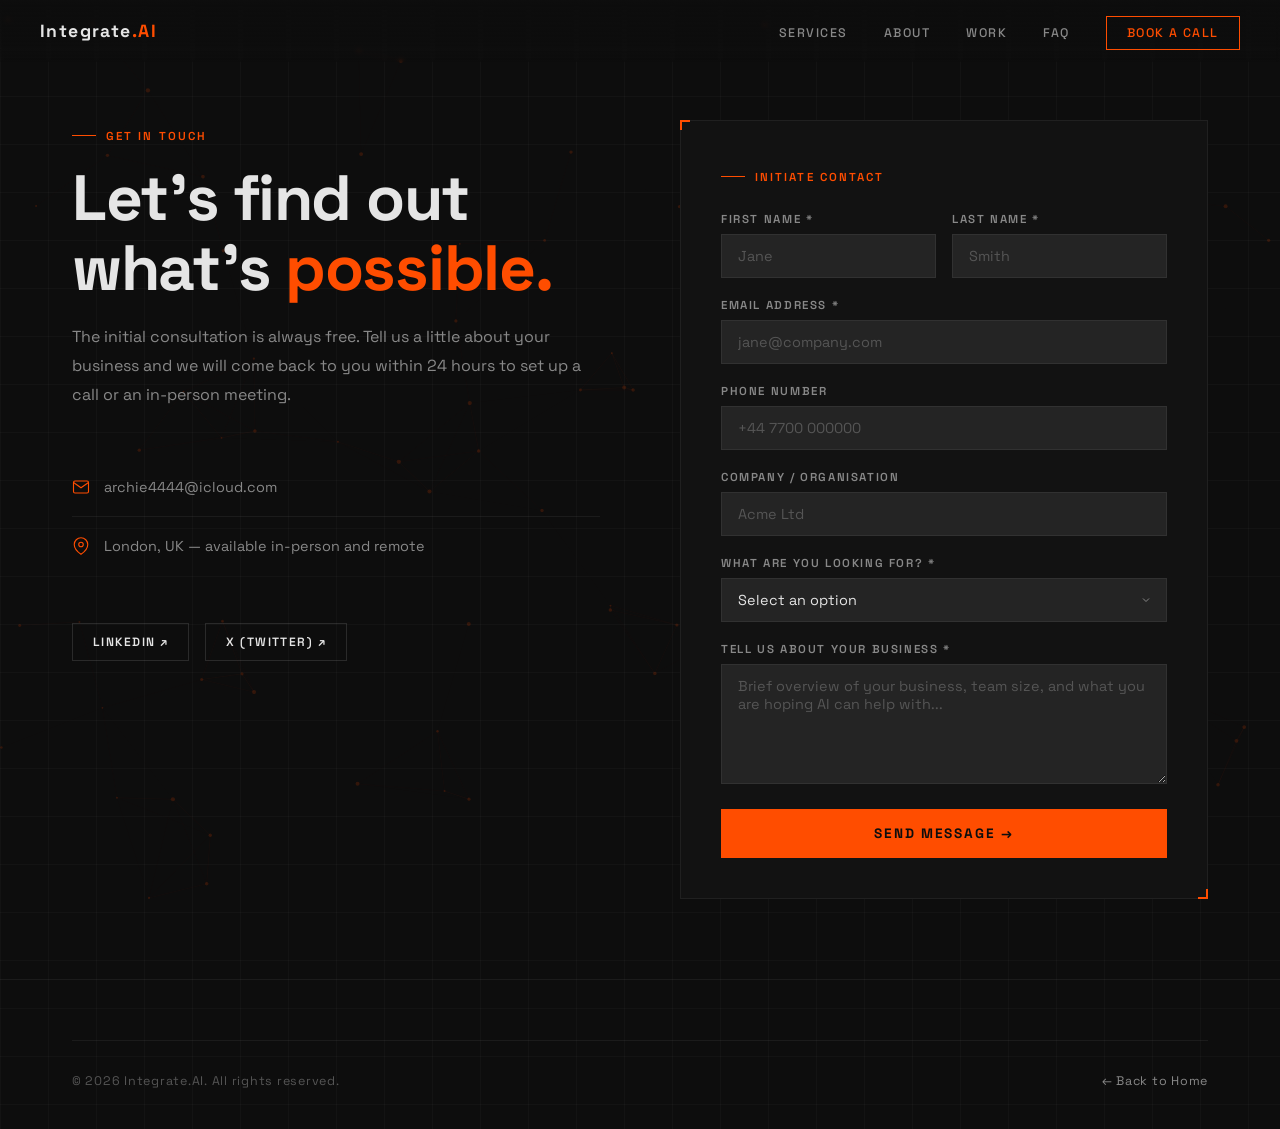
<file: contact.html>
<!DOCTYPE html>
<html lang="en">
<head>
  <meta charset="UTF-8" />
  <meta name="viewport" content="width=device-width, initial-scale=1.0" />

  <!-- ============================================================
       INTEGRATE.AI — contact.html
       Contact form page with Netlify form handling.

       HOW TO EDIT COPY:
       Search for "COPY:" to find every editable text block.
       The Netlify form works automatically when hosted on Netlify —
       no backend code needed. It submits to your Netlify dashboard.
       ============================================================ -->

  <!-- COPY: Page Title -->
  <title>Contact — Integrate.AI</title>
  <!-- /COPY -->

  <link rel="stylesheet" href="style.css" />
</head>
<body class="grid-bg">

  <!-- Ambient particle canvas -->
  <canvas id="bg-canvas" aria-hidden="true"></canvas>

  <!-- Scroll progress bar -->
  <div id="scroll-progress" style="position:fixed;top:0;left:0;height:2px;background:var(--accent);z-index:200;width:0;transition:width 0.1s linear;" aria-hidden="true"></div>

  <!-- =============================================================
       NAVIGATION
       ============================================================= -->
  <nav>
    <!-- COPY: Nav Logo -->
    <a href="index.html" class="nav-logo">Integrate<span>.AI</span></a>
    <!-- /COPY -->

    <ul class="nav-links">
      <!-- COPY: Nav Links -->
      <li><a href="index.html#services">Services</a></li>
      <li><a href="index.html#about">About</a></li>
      <li><a href="index.html#case-studies">Work</a></li>
      <li><a href="index.html#faq">FAQ</a></li>
      <li><a href="contact.html" class="nav-cta">Book a Call</a></li>
      <!-- /COPY -->
    </ul>

    <button class="nav-toggle" aria-label="Toggle menu">
      <span></span><span></span><span></span>
    </button>
  </nav>


  <!-- =============================================================
       CONTACT PAGE CONTENT
       ============================================================= -->
  <div class="contact-page">
    <div class="container">
      <div class="contact-grid">

        <!-- Left column: info -->
        <div class="contact-info">

          <!-- COPY: Contact Eyebrow -->
          <div class="section-label reveal">Get In Touch</div>
          <!-- /COPY -->

          <!-- COPY: Contact Headline -->
          <h1 class="reveal">
            Let's find out<br />
            what's <span class="text-accent">possible.</span>
          </h1>
          <!-- /COPY -->

          <!-- COPY: Contact Intro Paragraph -->
          <p class="reveal reveal-delay-1">
            The initial consultation is always free. Tell us a little about your
            business and we will come back to you within 24 hours to set up a call
            or an in-person meeting.
          </p>
          <!-- /COPY -->

          <!-- COPY: Contact Details — update email/phone as needed -->
          <div class="contact-detail reveal reveal-delay-1">
            <svg viewBox="0 0 24 24"><path d="M4 4h16c1.1 0 2 .9 2 2v12c0 1.1-.9 2-2 2H4c-1.1 0-2-.9-2-2V6c0-1.1.9-2 2-2z"/><polyline points="22,6 12,13 2,6"/></svg>
            archie4444@icloud.com
          </div>

          <div class="contact-detail reveal reveal-delay-2" style="border-bottom:none;">
            <svg viewBox="0 0 24 24"><path d="M21 10c0 7-9 13-9 13s-9-6-9-13a9 9 0 0 1 18 0z"/><circle cx="12" cy="10" r="3"/></svg>
            London, UK — available in-person and remote
          </div>
          <!-- /COPY -->

          <!-- COPY: Contact Social Links — update href when handles are live -->
          <div style="margin-top:48px;display:flex;gap:16px;flex-wrap:wrap;" class="reveal reveal-delay-3">
            <a href="#" class="btn-ghost" style="padding:10px 20px;font-size:0.75rem;">LinkedIn &#8599;</a>
            <a href="#" class="btn-ghost" style="padding:10px 20px;font-size:0.75rem;">X (Twitter) &#8599;</a>
          </div>
          <!-- /COPY -->

        </div>

        <!-- Right column: form -->
        <!-- ============================================================
             NETLIFY FORM — do not remove name="contact" or data-netlify="true"
             These two attributes are what activate Netlify's form handler.
             Submissions appear in your Netlify dashboard under Forms.
             ============================================================ -->
        <div class="form-panel reveal reveal-delay-2">

          <!-- COPY: Form Heading -->
          <div class="section-label" style="margin-bottom:28px;">Initiate Contact</div>
          <!-- /COPY -->

          <form
            name="contact"
            method="POST"
            data-netlify="true"
            netlify-honeypot="bot-field"
            action="/thank-you.html"
          >
            <!-- Netlify bot protection — do not remove -->
            <input type="hidden" name="form-name" value="contact" />
            <p style="display:none;">
              <label>Do not fill this out: <input name="bot-field" /></label>
            </p>

            <div class="form-row">

              <!-- COPY: Form Field — First Name -->
              <div class="field">
                <label for="first-name">First Name *</label>
                <input
                  type="text"
                  id="first-name"
                  name="first-name"
                  placeholder="Jane"
                  required
                />
              </div>
              <!-- /COPY -->

              <!-- COPY: Form Field — Last Name -->
              <div class="field">
                <label for="last-name">Last Name *</label>
                <input
                  type="text"
                  id="last-name"
                  name="last-name"
                  placeholder="Smith"
                  required
                />
              </div>
              <!-- /COPY -->

            </div>

            <!-- COPY: Form Field — Email -->
            <div class="field">
              <label for="email">Email Address *</label>
              <input
                type="email"
                id="email"
                name="email"
                placeholder="jane@company.com"
                required
              />
            </div>
            <!-- /COPY -->

            <!-- COPY: Form Field — Phone -->
            <div class="field">
              <label for="phone">Phone Number</label>
              <input
                type="tel"
                id="phone"
                name="phone"
                placeholder="+44 7700 000000"
              />
            </div>
            <!-- /COPY -->

            <!-- COPY: Form Field — Company -->
            <div class="field">
              <label for="company">Company / Organisation</label>
              <input
                type="text"
                id="company"
                name="company"
                placeholder="Acme Ltd"
              />
            </div>
            <!-- /COPY -->

            <!-- COPY: Form Field — How can we help dropdown — add/remove options as needed -->
            <div class="field">
              <label for="service">What are you looking for? *</label>
              <select id="service" name="service" required>
                <option value="" disabled selected>Select an option</option>
                <option value="tool-direction">Tool Direction — point me to the right AI tools</option>
                <option value="workflow-automation">Workflow Automation — automate our processes</option>
                <option value="agent-build">Agent Build — deploy intelligent AI agents</option>
                <option value="not-sure">Not sure yet — let us help figure it out</option>
              </select>
            </div>
            <!-- /COPY -->

            <!-- COPY: Form Field — Message -->
            <div class="field">
              <label for="message">Tell us about your business *</label>
              <textarea
                id="message"
                name="message"
                placeholder="Brief overview of your business, team size, and what you are hoping AI can help with..."
                required
              ></textarea>
            </div>
            <!-- /COPY -->

            <!-- COPY: Form Submit Button -->
            <button type="submit" class="btn-primary" style="width:100%;justify-content:center;">
              Send Message &#8594;
            </button>
            <!-- /COPY -->

          </form>
        </div>

      </div>
    </div>
  </div>


  <!-- =============================================================
       FOOTER
       ============================================================= -->
  <footer style="margin-top:0;">
    <div class="container">
      <!-- COPY: Contact Footer Bottom -->
      <div class="footer-bottom" style="border-top:1px solid var(--border);padding-top:32px;">
        <p>&#169; 2026 Integrate.AI. All rights reserved.</p>
        <p><a href="index.html" style="color:var(--text-muted);transition:color 0.15s;">&#8592; Back to Home</a></p>
      </div>
      <!-- /COPY -->
    </div>
  </footer>


  <script src="main.js"></script>
</body>
</html>
</file>
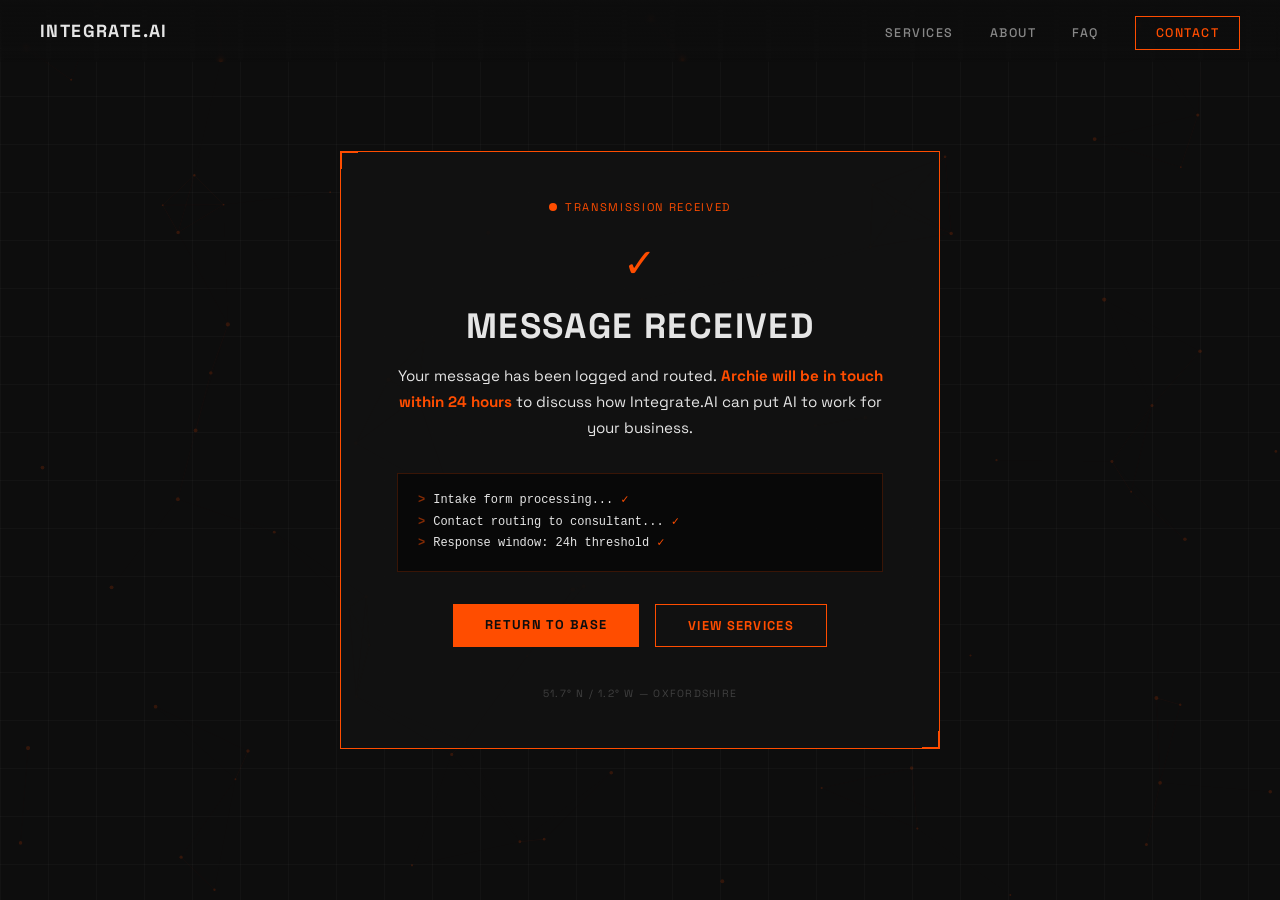
<file: thank-you.html>
<!DOCTYPE html>
<html lang="en">
<head>
  <meta charset="UTF-8" />
  <meta name="viewport" content="width=device-width, initial-scale=1.0" />

  <!-- ============================================================
       INTEGRATE.AI — thank-you.html
       Netlify redirects here automatically after form submission.
       No edits needed unless you want to change the copy.
       ============================================================ -->

  <!-- COPY: Page Title -->
  <title>Message Received — Integrate.AI</title>
  <!-- /COPY -->

  <link rel="preconnect" href="https://fonts.googleapis.com" />
  <link rel="preconnect" href="https://fonts.gstatic.com" crossorigin />
  <link href="https://fonts.googleapis.com/css2?family=Space+Grotesk:wght@400;500;600;700&display=swap" rel="stylesheet" />
  <link rel="stylesheet" href="style.css" />

  <style>
    .ty-wrapper {
      min-height: 100vh;
      display: flex;
      align-items: center;
      justify-content: center;
      padding: 2rem;
      position: relative;
      z-index: 10;
    }

    .ty-panel {
      background: rgba(18,18,18,0.92);
      border: 1px solid var(--accent);
      padding: 3rem 3.5rem;
      max-width: 600px;
      width: 100%;
      position: relative;
      text-align: center;
    }

    /* HUD corner brackets */
    .ty-panel::before,
    .ty-panel::after {
      content: '';
      position: absolute;
      width: 18px;
      height: 18px;
      border-color: var(--accent);
      border-style: solid;
    }
    .ty-panel::before {
      top: -1px; left: -1px;
      border-width: 2px 0 0 2px;
    }
    .ty-panel::after {
      bottom: -1px; right: -1px;
      border-width: 0 2px 2px 0;
    }

    .ty-status {
      display: flex;
      align-items: center;
      justify-content: center;
      gap: 0.5rem;
      font-size: 0.7rem;
      letter-spacing: 0.15em;
      color: var(--accent);
      text-transform: uppercase;
      margin-bottom: 1.5rem;
      font-family: 'Space Grotesk', sans-serif;
    }

    .ty-status-dot {
      width: 8px;
      height: 8px;
      background: var(--accent);
      border-radius: 50%;
      animation: blink 1.2s ease-in-out infinite;
    }

    .ty-check {
      font-size: 2.5rem;
      color: var(--accent);
      margin-bottom: 1rem;
      display: block;
    }

    .ty-panel h1 {
      font-family: 'Space Grotesk', sans-serif;
      font-size: clamp(1.6rem, 3vw, 2.2rem);
      font-weight: 700;
      color: var(--white);
      margin-bottom: 1rem;
      line-height: 1.2;
      text-transform: uppercase;
      letter-spacing: 0.04em;
    }

    .ty-panel p {
      font-family: 'Space Grotesk', sans-serif;
      color: var(--grey);
      font-size: 0.95rem;
      line-height: 1.7;
      margin-bottom: 2rem;
    }

    .ty-panel p strong {
      color: var(--accent);
    }

    .ty-terminal {
      background: rgba(0,0,0,0.5);
      border: 1px solid rgba(255,77,0,0.2);
      padding: 1rem 1.25rem;
      text-align: left;
      margin-bottom: 2rem;
      font-family: 'Courier New', monospace;
      font-size: 0.75rem;
    }

    .ty-terminal .t-line {
      color: var(--grey);
      line-height: 1.8;
      display: flex;
      align-items: center;
      gap: 0.5rem;
    }

    .ty-terminal .t-line .t-check { color: var(--accent); font-size: 0.75rem; margin: 0; }
    .ty-terminal .t-line .t-prompt { color: rgba(255,77,0,0.5); }

    .ty-actions {
      display: flex;
      gap: 1rem;
      justify-content: center;
      flex-wrap: wrap;
    }

    .ty-btn-primary {
      background: var(--accent);
      color: #0D0D0D;
      border: none;
      padding: 0.75rem 2rem;
      font-family: 'Space Grotesk', sans-serif;
      font-size: 0.8rem;
      font-weight: 700;
      letter-spacing: 0.1em;
      text-transform: uppercase;
      text-decoration: none;
      cursor: pointer;
      transition: opacity 0.2s;
      display: inline-block;
    }
    .ty-btn-primary:hover { opacity: 0.85; }

    .ty-btn-secondary {
      background: transparent;
      color: var(--accent);
      border: 1px solid var(--accent);
      padding: 0.75rem 2rem;
      font-family: 'Space Grotesk', sans-serif;
      font-size: 0.8rem;
      font-weight: 700;
      letter-spacing: 0.1em;
      text-transform: uppercase;
      text-decoration: none;
      cursor: pointer;
      transition: background 0.2s, color 0.2s;
      display: inline-block;
    }
    .ty-btn-secondary:hover { background: var(--accent); color: #0D0D0D; }

    .ty-coords {
      margin-top: 2.5rem;
      font-family: 'Space Grotesk', sans-serif;
      font-size: 0.65rem;
      letter-spacing: 0.12em;
      color: rgba(255,255,255,0.2);
      text-transform: uppercase;
    }

    @keyframes blink {
      0%, 100% { opacity: 1; }
      50% { opacity: 0.2; }
    }

    @media (max-width: 600px) {
      .ty-panel { padding: 2rem 1.5rem; }
    }
  </style>
</head>
<body class="grid-bg">

  <!-- Ambient particle canvas -->
  <canvas id="bg-canvas" aria-hidden="true"></canvas>

  <!-- Nav -->
  <nav id="main-nav" aria-label="Main navigation">
    <a href="index.html" class="nav-logo" aria-label="Integrate.AI home">
      <!-- COPY: Nav Logo -->
      INTEGRATE.AI
      <!-- /COPY -->
    </a>
    <ul class="nav-links" role="list">
      <li><a href="index.html#services">Services</a></li>
      <li><a href="index.html#about">About</a></li>
      <li><a href="index.html#faq">FAQ</a></li>
      <li><a href="contact.html" class="nav-cta">Contact</a></li>
    </ul>
  </nav>

  <main class="ty-wrapper">
    <div class="ty-panel">

      <div class="ty-status">
        <span class="ty-status-dot"></span>
        <!-- COPY: Status Label -->
        Transmission Received
        <!-- /COPY -->
      </div>

      <!-- COPY: Checkmark -->
      <span class="ty-check">✓</span>
      <!-- /COPY -->

      <!-- COPY: Heading -->
      <h1>Message Received</h1>
      <!-- /COPY -->

      <!-- COPY: Body Text -->
      <p>
        Your message has been logged and routed. <strong>Archie will be in touch within 24 hours</strong> to discuss how Integrate.AI can put AI to work for your business.
      </p>
      <!-- /COPY -->

      <div class="ty-terminal">
        <!-- COPY: Terminal Lines -->
        <div class="t-line"><span class="t-prompt">&gt;</span><span>Intake form processing...</span><span class="t-check">✓</span></div>
        <div class="t-line"><span class="t-prompt">&gt;</span><span>Contact routing to consultant...</span><span class="t-check">✓</span></div>
        <div class="t-line"><span class="t-prompt">&gt;</span><span>Response window: 24h threshold</span><span class="t-check">✓</span></div>
        <!-- /COPY -->
      </div>

      <div class="ty-actions">
        <a href="index.html" class="ty-btn-primary">Return to Base</a>
        <a href="index.html#services" class="ty-btn-secondary">View Services</a>
      </div>

      <div class="ty-coords">
        <!-- COPY: Footer Coordinates -->
        51.7° N / 1.2° W — OXFORDSHIRE
        <!-- /COPY -->
      </div>

    </div>
  </main>

  <script src="main.js"></script>
</body>
</html>
</file>
<file: style.css>
/* ============================================================
   INTEGRATE.AI — DESIGN SYSTEM
   style.css

   TOKEN GUIDE: This file controls ALL visual design.
   - Change colours here, not in HTML
   - Change fonts here, not in HTML
   - Change animation speeds here
   Never touch this file for content changes — that's index.html
   ============================================================ */

/* ── GOOGLE FONTS ─────────────────────────────────────────── */
@import url('https://fonts.googleapis.com/css2?family=Space+Grotesk:wght@300;400;500;600;700&display=swap');

/* ── DESIGN TOKENS ────────────────────────────────────────── */
:root {
  /* Colours */
  --black:        #0D0D0D;
  --surface-1:    #121212;
  --surface-2:    #1A1A1A;
  --surface-3:    #242424;
  --border:       rgba(255, 255, 255, 0.06);
  --border-bright:rgba(255, 255, 255, 0.12);
  --text-primary: #E5E5E5;
  --text-muted:   #888888;
  --text-faint:   #555555;
  --accent:       #FF4D00;       /* Oxide Orange */
  --accent-dim:   rgba(255, 77, 0, 0.15);
  --accent-glow:  rgba(255, 77, 0, 0.35);
  --blueprint:    #3B4D5C;
  --blueprint-dim:rgba(59, 77, 92, 0.3);

  /* Typography */
  --font:         'Space Grotesk', sans-serif;

  /* Spacing */
  --section-pad:  120px;
  --container:    1200px;

  /* Transitions */
  --fast:         0.15s ease;
  --mid:          0.3s ease;
  --slow:         0.6s ease;
}

/* ── RESET & BASE ─────────────────────────────────────────── */
*, *::before, *::after {
  box-sizing: border-box;
  margin: 0;
  padding: 0;
}

html {
  scroll-behavior: smooth;
  font-size: 16px;
}

body {
  font-family: var(--font);
  background-color: var(--black);
  color: var(--text-primary);
  cursor: crosshair;
  overflow-x: hidden;
  -webkit-font-smoothing: antialiased;
}

a {
  color: inherit;
  text-decoration: none;
}

img { display: block; max-width: 100%; }

/* ── GRAIN TEXTURE OVERLAY ────────────────────────────────── */
body::before {
  content: '';
  position: fixed;
  inset: 0;
  background-image: url("https://grainy-gradients.vercel.app/noise.svg");
  opacity: 0.035;
  pointer-events: none;
  z-index: 9999;
}

/* ── ARCHITECTURAL GRID BACKGROUND ───────────────────────── */
.grid-bg {
  background-image:
    linear-gradient(to right,  rgba(255,255,255,0.025) 1px, transparent 1px),
    linear-gradient(to bottom, rgba(255,255,255,0.025) 1px, transparent 1px);
  background-size: 48px 48px;
}

/* ── CANVAS (particle background) ────────────────────────── */
#bg-canvas {
  position: fixed;
  inset: 0;
  z-index: 0;
  pointer-events: none;
  opacity: 0.45;
}

/* ── LAYOUT UTILITIES ─────────────────────────────────────── */
.container {
  max-width: var(--container);
  margin: 0 auto;
  padding: 0 32px;
}

section {
  position: relative;
  z-index: 1;
  padding: var(--section-pad) 0;
}

/* ── NAVIGATION ───────────────────────────────────────────── */
nav {
  position: fixed;
  top: 0;
  left: 0;
  right: 0;
  z-index: 100;
  padding: 20px 40px;
  display: flex;
  align-items: center;
  justify-content: space-between;
  background: linear-gradient(to bottom, rgba(13,13,13,0.95), rgba(13,13,13,0));
  backdrop-filter: blur(2px);
}

.nav-logo {
  font-size: 1.1rem;
  font-weight: 700;
  letter-spacing: 0.08em;
  color: var(--text-primary);
}

.nav-logo span {
  color: var(--accent);
}

.nav-links {
  display: flex;
  gap: 36px;
  list-style: none;
}

.nav-links a {
  font-size: 0.78rem;
  font-weight: 500;
  letter-spacing: 0.12em;
  text-transform: uppercase;
  color: var(--text-muted);
  transition: color var(--fast);
}

.nav-links a:hover {
  color: var(--accent);
}

.nav-cta {
  font-size: 0.78rem;
  font-weight: 600;
  letter-spacing: 0.12em;
  text-transform: uppercase;
  color: var(--accent) !important;
  border: 1px solid var(--accent);
  padding: 8px 20px;
  transition: background var(--fast), color var(--fast) !important;
}

.nav-cta:hover {
  background: var(--accent) !important;
  color: var(--black) !important;
}

/* Mobile nav */
.nav-toggle {
  display: none;
  background: none;
  border: none;
  cursor: crosshair;
  flex-direction: column;
  gap: 5px;
  padding: 4px;
}

.nav-toggle span {
  display: block;
  width: 24px;
  height: 2px;
  background: var(--text-primary);
  transition: all var(--mid);
}

/* ── SECTION LABEL (eyebrow text) ─────────────────────────── */
.section-label {
  display: inline-flex;
  align-items: center;
  gap: 10px;
  font-size: 0.72rem;
  font-weight: 600;
  letter-spacing: 0.18em;
  text-transform: uppercase;
  color: var(--accent);
  margin-bottom: 20px;
}

.section-label::before {
  content: '';
  display: block;
  width: 24px;
  height: 1px;
  background: var(--accent);
}

/* ── HEADINGS ─────────────────────────────────────────────── */
h1, h2, h3, h4 {
  font-weight: 700;
  line-height: 1.1;
  letter-spacing: -0.02em;
}

h1 { font-size: clamp(3rem, 7vw, 6rem); }
h2 { font-size: clamp(2rem, 4vw, 3.2rem); }
h3 { font-size: clamp(1.2rem, 2vw, 1.6rem); }

.text-accent { color: var(--accent); }
.text-muted  { color: var(--text-muted); }

/* ── PANEL CORNERS (HUD effect) ───────────────────────────── */
.panel {
  position: relative;
  border: 1px solid var(--border);
  background: var(--surface-2);
  padding: 32px;
}

.panel::before,
.panel::after {
  content: '';
  position: absolute;
  width: 10px;
  height: 10px;
}

.panel::before {
  top: -1px;
  left: -1px;
  border-top: 2px solid var(--accent);
  border-left: 2px solid var(--accent);
}

.panel::after {
  bottom: -1px;
  right: -1px;
  border-bottom: 2px solid var(--accent);
  border-right: 2px solid var(--accent);
}

/* ── BUTTONS ──────────────────────────────────────────────── */
.btn-primary {
  display: inline-flex;
  align-items: center;
  gap: 12px;
  background: var(--accent);
  color: var(--black);
  font-family: var(--font);
  font-size: 0.85rem;
  font-weight: 700;
  letter-spacing: 0.14em;
  text-transform: uppercase;
  padding: 16px 36px;
  border: none;
  cursor: crosshair;
  transition: background var(--fast), transform var(--fast), box-shadow var(--fast);
  position: relative;
  overflow: hidden;
}

.btn-primary::after {
  content: '';
  position: absolute;
  inset: 0;
  background: rgba(255,255,255,0.1);
  opacity: 0;
  transition: opacity var(--fast);
}

.btn-primary:hover {
  background: #ff6520;
  box-shadow: 0 0 32px var(--accent-glow);
  transform: translateY(-1px);
}

.btn-primary:hover::after { opacity: 1; }

.btn-ghost {
  display: inline-flex;
  align-items: center;
  gap: 10px;
  background: transparent;
  color: var(--text-primary);
  font-family: var(--font);
  font-size: 0.85rem;
  font-weight: 600;
  letter-spacing: 0.12em;
  text-transform: uppercase;
  padding: 14px 32px;
  border: 1px solid var(--border-bright);
  cursor: crosshair;
  transition: border-color var(--fast), color var(--fast);
}

.btn-ghost:hover {
  border-color: var(--accent);
  color: var(--accent);
}

/* ── HERO SECTION ─────────────────────────────────────────── */
#hero {
  min-height: 100vh;
  display: flex;
  flex-direction: column;
  justify-content: center;
  padding-top: 100px;
}

.hero-status {
  display: inline-flex;
  align-items: center;
  gap: 8px;
  font-size: 0.72rem;
  font-weight: 500;
  letter-spacing: 0.16em;
  text-transform: uppercase;
  color: var(--text-muted);
  margin-bottom: 32px;
}

.status-dot {
  width: 6px;
  height: 6px;
  border-radius: 50%;
  background: var(--accent);
  animation: pulse 2s ease-in-out infinite;
}

@keyframes pulse {
  0%, 100% { opacity: 1; box-shadow: 0 0 0 0 var(--accent-glow); }
  50%       { opacity: 0.6; box-shadow: 0 0 0 6px transparent; }
}

.hero-headline {
  max-width: 900px;
  margin-bottom: 28px;
}

.hero-subline {
  max-width: 560px;
  font-size: 1.05rem;
  font-weight: 400;
  color: var(--text-muted);
  line-height: 1.7;
  margin-bottom: 48px;
}

.hero-actions {
  display: flex;
  align-items: center;
  gap: 20px;
  flex-wrap: wrap;
}

.hero-metrics {
  display: flex;
  gap: 48px;
  margin-top: 80px;
  padding-top: 40px;
  border-top: 1px solid var(--border);
  flex-wrap: wrap;
}

.metric-item {
  display: flex;
  flex-direction: column;
  gap: 6px;
}

.metric-value {
  font-size: 2rem;
  font-weight: 700;
  color: var(--text-primary);
  letter-spacing: -0.03em;
}

.metric-value span { color: var(--accent); }

.metric-label {
  font-size: 0.72rem;
  font-weight: 500;
  letter-spacing: 0.14em;
  text-transform: uppercase;
  color: var(--text-muted);
}

/* ── SERVICES / THREE D'S ─────────────────────────────────── */
#services {
  background: rgba(18,18,18,0.82);
  border-top: 1px solid var(--border);
  border-bottom: 1px solid var(--border);
}

.services-header {
  text-align: center;
  max-width: 700px;
  margin: 0 auto 80px;
}

.services-header h2 {
  margin-bottom: 20px;
}

.services-header p {
  color: var(--text-muted);
  font-size: 1.05rem;
  line-height: 1.7;
}

.services-grid {
  display: grid;
  grid-template-columns: repeat(3, 1fr);
  gap: 2px;
  background: var(--border);
  border: 1px solid var(--border);
}

.service-card {
  background: var(--black);
  padding: 48px 36px;
  position: relative;
  transition: background var(--mid);
}

.service-card:hover {
  background: var(--surface-2);
}

.service-number {
  font-size: 0.68rem;
  font-weight: 600;
  letter-spacing: 0.2em;
  text-transform: uppercase;
  color: var(--accent);
  margin-bottom: 28px;
}

.service-icon {
  width: 44px;
  height: 44px;
  border: 1px solid var(--border-bright);
  display: flex;
  align-items: center;
  justify-content: center;
  margin-bottom: 24px;
  transition: border-color var(--mid);
}

.service-card:hover .service-icon {
  border-color: var(--accent);
}

.service-icon svg {
  width: 20px;
  height: 20px;
  stroke: var(--accent);
  fill: none;
  stroke-width: 1.5;
}

.service-card h3 {
  font-size: 1.4rem;
  margin-bottom: 16px;
  letter-spacing: -0.01em;
}

.service-card p {
  font-size: 0.9rem;
  color: var(--text-muted);
  line-height: 1.7;
}

.service-tags {
  display: flex;
  flex-wrap: wrap;
  gap: 8px;
  margin-top: 24px;
}

.tag {
  font-size: 0.68rem;
  font-weight: 600;
  letter-spacing: 0.12em;
  text-transform: uppercase;
  color: var(--text-faint);
  border: 1px solid var(--border);
  padding: 4px 10px;
}

/* ── ABOUT ────────────────────────────────────────────────── */
#about {
  overflow: hidden;
}

.about-grid {
  display: grid;
  grid-template-columns: 1fr 1fr;
  gap: 80px;
  align-items: center;
}

.about-body p {
  font-size: 0.95rem;
  color: var(--text-muted);
  line-height: 1.8;
  margin-bottom: 20px;
}

.about-body p:last-child { margin-bottom: 0; }

.about-highlight {
  color: var(--text-primary) !important;
  font-weight: 500 !important;
}

.about-panel {
  padding: 40px;
  background: var(--surface-1);
  border: 1px solid var(--border);
  position: relative;
}

.about-panel::before {
  content: '';
  position: absolute;
  top: -1px; left: -1px;
  width: 10px; height: 10px;
  border-top: 2px solid var(--accent);
  border-left: 2px solid var(--accent);
}

.about-panel::after {
  content: '';
  position: absolute;
  bottom: -1px; right: -1px;
  width: 10px; height: 10px;
  border-bottom: 2px solid var(--accent);
  border-right: 2px solid var(--accent);
}

.about-stat {
  padding: 24px 0;
  border-bottom: 1px solid var(--border);
}

.about-stat:last-child { border-bottom: none; }

.about-stat-value {
  font-size: 2.2rem;
  font-weight: 700;
  color: var(--text-primary);
  letter-spacing: -0.03em;
  margin-bottom: 4px;
}

.about-stat-value span { color: var(--accent); }

.about-stat-label {
  font-size: 0.75rem;
  font-weight: 500;
  letter-spacing: 0.14em;
  text-transform: uppercase;
  color: var(--text-muted);
}

/* ── CASE STUDIES ─────────────────────────────────────────── */
#case-studies {
  background: rgba(18,18,18,0.82);
  border-top: 1px solid var(--border);
  border-bottom: 1px solid var(--border);
}

.coming-soon-block {
  display: flex;
  flex-direction: column;
  align-items: center;
  justify-content: center;
  text-align: center;
  padding: 80px 40px;
  border: 1px solid var(--border);
  background: var(--black);
  position: relative;
}

.coming-soon-block::before {
  content: '';
  position: absolute;
  top: -1px; left: -1px;
  width: 10px; height: 10px;
  border-top: 2px solid var(--accent);
  border-left: 2px solid var(--accent);
}

.coming-soon-block::after {
  content: '';
  position: absolute;
  bottom: -1px; right: -1px;
  width: 10px; height: 10px;
  border-bottom: 2px solid var(--accent);
  border-right: 2px solid var(--accent);
}

.coming-soon-badge {
  display: inline-flex;
  align-items: center;
  gap: 8px;
  font-size: 0.72rem;
  font-weight: 600;
  letter-spacing: 0.18em;
  text-transform: uppercase;
  color: var(--accent);
  border: 1px solid var(--accent-dim);
  background: var(--accent-dim);
  padding: 6px 16px;
  margin-bottom: 24px;
}

.coming-soon-badge::before {
  content: '';
  width: 6px;
  height: 6px;
  border-radius: 50%;
  background: var(--accent);
  animation: pulse 2s ease-in-out infinite;
}

.coming-soon-block h3 {
  font-size: 1.4rem;
  margin-bottom: 12px;
}

.coming-soon-block p {
  font-size: 0.9rem;
  color: var(--text-muted);
  max-width: 480px;
  line-height: 1.7;
}

/* ── REVIEWS ──────────────────────────────────────────────── */
#reviews {
  overflow: hidden;
}

.reviews-intro {
  max-width: 600px;
  margin-bottom: 60px;
}

.reviews-intro p {
  color: var(--text-muted);
  font-size: 1rem;
  line-height: 1.7;
  margin-top: 16px;
}

.reviews-grid {
  display: grid;
  grid-template-columns: repeat(3, 1fr);
  gap: 2px;
  background: var(--border);
}

.review-card {
  background: var(--black);
  padding: 36px;
  position: relative;
}

.review-coming {
  display: flex;
  flex-direction: column;
  align-items: flex-start;
  justify-content: center;
  min-height: 180px;
}

.review-placeholder-name {
  font-size: 0.9rem;
  font-weight: 600;
  color: var(--text-primary);
  margin-bottom: 4px;
}

.review-placeholder-org {
  font-size: 0.75rem;
  letter-spacing: 0.1em;
  text-transform: uppercase;
  color: var(--text-muted);
  margin-bottom: 20px;
}

.review-placeholder-text {
  font-size: 0.82rem;
  color: var(--text-faint);
  font-style: italic;
  line-height: 1.6;
}

/* ── FAQ ──────────────────────────────────────────────────── */
#faq {
  background: rgba(18,18,18,0.82);
  border-top: 1px solid var(--border);
}

.faq-grid {
  display: grid;
  grid-template-columns: 1fr 1fr;
  gap: 2px;
  background: var(--border);
  margin-top: 60px;
}

.faq-item {
  background: var(--black);
  padding: 36px;
  cursor: crosshair;
  transition: background var(--mid);
}

.faq-item:hover {
  background: var(--surface-2);
}

.faq-question {
  font-size: 0.95rem;
  font-weight: 600;
  color: var(--text-primary);
  margin-bottom: 14px;
  display: flex;
  align-items: flex-start;
  gap: 12px;
}

.faq-question::before {
  content: '//';
  color: var(--accent);
  font-size: 0.8rem;
  flex-shrink: 0;
  margin-top: 2px;
}

.faq-answer {
  font-size: 0.88rem;
  color: var(--text-muted);
  line-height: 1.75;
  padding-left: 24px;
}

/* ── FOOTER ───────────────────────────────────────────────── */
footer {
  position: relative;
  z-index: 1;
  border-top: 1px solid var(--border);
  padding: 60px 0 40px;
}

.footer-grid {
  display: grid;
  grid-template-columns: 2fr 1fr 1fr;
  gap: 60px;
  margin-bottom: 48px;
}

.footer-brand h3 {
  font-size: 1.1rem;
  font-weight: 700;
  letter-spacing: 0.08em;
  margin-bottom: 12px;
}

.footer-brand h3 span { color: var(--accent); }

.footer-brand p {
  font-size: 0.85rem;
  color: var(--text-muted);
  line-height: 1.7;
  max-width: 320px;
}

.footer-col h4 {
  font-size: 0.72rem;
  font-weight: 600;
  letter-spacing: 0.16em;
  text-transform: uppercase;
  color: var(--text-faint);
  margin-bottom: 20px;
}

.footer-col ul {
  list-style: none;
  display: flex;
  flex-direction: column;
  gap: 10px;
}

.footer-col a {
  font-size: 0.85rem;
  color: var(--text-muted);
  transition: color var(--fast);
}

.footer-col a:hover { color: var(--accent); }

.footer-bottom {
  padding-top: 32px;
  border-top: 1px solid var(--border);
  display: flex;
  align-items: center;
  justify-content: space-between;
  flex-wrap: wrap;
  gap: 16px;
}

.footer-bottom p {
  font-size: 0.78rem;
  color: var(--text-faint);
  letter-spacing: 0.06em;
}

/* ── SCROLL REVEAL ────────────────────────────────────────── */
.reveal {
  opacity: 0;
  transform: translateY(24px);
  transition: opacity 0.7s ease, transform 0.7s ease;
}

.reveal.visible {
  opacity: 1;
  transform: translateY(0);
}

.reveal-delay-1 { transition-delay: 0.1s; }
.reveal-delay-2 { transition-delay: 0.2s; }
.reveal-delay-3 { transition-delay: 0.3s; }
.reveal-delay-4 { transition-delay: 0.4s; }

/* ── CONTACT PAGE ─────────────────────────────────────────── */
.contact-page {
  min-height: 100vh;
  display: flex;
  align-items: center;
  padding: 120px 0 80px;
}

.contact-grid {
  display: grid;
  grid-template-columns: 1fr 1fr;
  gap: 80px;
  align-items: start;
}

.contact-info h1 {
  font-size: clamp(2.4rem, 5vw, 4rem);
  margin-bottom: 20px;
}

.contact-info p {
  font-size: 1rem;
  color: var(--text-muted);
  line-height: 1.8;
  margin-bottom: 48px;
}

.contact-detail {
  display: flex;
  align-items: center;
  gap: 14px;
  padding: 20px 0;
  border-bottom: 1px solid var(--border);
  font-size: 0.9rem;
  color: var(--text-muted);
}

.contact-detail svg {
  width: 18px;
  height: 18px;
  stroke: var(--accent);
  flex-shrink: 0;
  fill: none;
  stroke-width: 1.5;
}

.form-panel {
  padding: 40px;
  background: var(--surface-1);
  border: 1px solid var(--border);
  position: relative;
}

.form-panel::before {
  content: '';
  position: absolute;
  top: -1px; left: -1px;
  width: 10px; height: 10px;
  border-top: 2px solid var(--accent);
  border-left: 2px solid var(--accent);
}

.form-panel::after {
  content: '';
  position: absolute;
  bottom: -1px; right: -1px;
  width: 10px; height: 10px;
  border-bottom: 2px solid var(--accent);
  border-right: 2px solid var(--accent);
}

.form-row {
  display: grid;
  grid-template-columns: 1fr 1fr;
  gap: 16px;
}

.field {
  margin-bottom: 20px;
}

.field label {
  display: block;
  font-size: 0.72rem;
  font-weight: 600;
  letter-spacing: 0.14em;
  text-transform: uppercase;
  color: var(--text-muted);
  margin-bottom: 8px;
}

.field input,
.field select,
.field textarea {
  width: 100%;
  background: var(--surface-3);
  border: 1px solid var(--border);
  color: var(--text-primary);
  font-family: var(--font);
  font-size: 0.9rem;
  padding: 12px 16px;
  outline: none;
  transition: border-color var(--fast);
  cursor: crosshair;
  -webkit-appearance: none;
}

.field input:focus,
.field select:focus,
.field textarea:focus {
  border-color: var(--accent);
}

.field input::placeholder,
.field textarea::placeholder {
  color: var(--text-faint);
}

.field select {
  background-image: url("data:image/svg+xml,%3Csvg xmlns='http://www.w3.org/2000/svg' width='12' height='12' viewBox='0 0 24 24' fill='none' stroke='%23888' stroke-width='2'%3E%3Cpolyline points='6 9 12 15 18 9'/%3E%3C/svg%3E");
  background-repeat: no-repeat;
  background-position: right 14px center;
  padding-right: 40px;
}

.field textarea {
  resize: vertical;
  min-height: 120px;
}

.field-full { grid-column: 1 / -1; }

/* ── MOBILE RESPONSIVE ────────────────────────────────────── */
@media (max-width: 900px) {
  :root { --section-pad: 80px; }

  nav { padding: 16px 24px; }

  .nav-links { display: none; }
  .nav-cta   { display: none; }

  .nav-toggle { display: flex; }

  /* Mobile nav open */
  .nav-open .nav-links {
    display: flex;
    flex-direction: column;
    position: fixed;
    inset: 0;
    background: var(--black);
    align-items: center;
    justify-content: center;
    gap: 36px;
    z-index: 99;
  }

  .nav-open .nav-links a {
    font-size: 1.2rem;
  }

  .services-grid { grid-template-columns: 1fr; }

  .about-grid {
    grid-template-columns: 1fr;
    gap: 48px;
  }

  .reviews-grid { grid-template-columns: 1fr; }

  .faq-grid { grid-template-columns: 1fr; }

  .footer-grid { grid-template-columns: 1fr; gap: 40px; }

  .hero-metrics { gap: 32px; }

  .contact-grid {
    grid-template-columns: 1fr;
    gap: 48px;
  }

  .form-row { grid-template-columns: 1fr; }

  .hero-actions { flex-direction: column; align-items: flex-start; }
}

@media (max-width: 600px) {
  .container { padding: 0 20px; }
  h1 { font-size: 2.6rem; }
  h2 { font-size: 1.8rem; }
  .services-grid { gap: 0; }
  .reviews-grid { background: none; gap: 16px; }
  .faq-grid { background: none; gap: 16px; }
}

/* ============================================================
   HUD PANELS + TERMINAL + COORDINATES + GSAP
   Appended 2026-03-13 — do not edit above this line
   ============================================================ */

/* ── HERO LAYOUT GRID ─────────────────────────────────────── */
.hero-layout {
  display: grid;
  grid-template-columns: 1fr;
  gap: 40px;
  align-items: center;
}

.hero-hud-left,
.hero-terminal {
  display: none;
}

@media (min-width: 1400px) {
  .hero-layout {
    grid-template-columns: 175px 1fr 190px;
    gap: 48px;
  }
  .hero-hud-left,
  .hero-terminal {
    display: flex;
    flex-direction: column;
    align-self: center;
  }
}

/* ── LEFT HUD PANEL ───────────────────────────────────────── */
.hero-hud-left {
  padding: 22px;
  border: 1px solid var(--border);
  background: rgba(13,13,13,0.85);
  backdrop-filter: blur(6px);
  position: relative;
}

.hero-hud-left::before {
  content: '';
  position: absolute;
  top: -1px; left: -1px;
  width: 8px; height: 8px;
  border-top: 2px solid var(--accent);
  border-left: 2px solid var(--accent);
}

.hero-hud-left::after {
  content: '';
  position: absolute;
  bottom: -1px; right: -1px;
  width: 8px; height: 8px;
  border-bottom: 2px solid var(--accent);
  border-right: 2px solid var(--accent);
}

.hud-panel-label {
  font-size: 0.6rem;
  font-weight: 700;
  letter-spacing: 0.22em;
  text-transform: uppercase;
  color: var(--accent);
  margin-bottom: 18px;
  padding-bottom: 12px;
  border-bottom: 1px solid var(--border);
}

.hud-metric {
  margin-bottom: 16px;
  padding-bottom: 16px;
  border-bottom: 1px solid var(--border);
}

.hud-metric-label {
  font-size: 0.58rem;
  font-weight: 600;
  letter-spacing: 0.14em;
  text-transform: uppercase;
  color: var(--text-faint);
  margin-bottom: 5px;
}

.hud-metric-value {
  font-size: 1.55rem;
  font-weight: 700;
  color: var(--text-primary);
  letter-spacing: -0.02em;
  line-height: 1.2;
}

.hud-bar-track {
  height: 2px;
  background: var(--border);
  margin-top: 8px;
  overflow: hidden;
}

.hud-bar-fill {
  height: 100%;
  background: var(--accent);
  width: 0%;
  transition: width 1.2s ease;
}

/* ── RIGHT TERMINAL PANEL ─────────────────────────────────── */
.hero-terminal {
  padding: 22px;
  border: 1px solid var(--border);
  background: rgba(13,13,13,0.85);
  backdrop-filter: blur(6px);
  position: relative;
}

.hero-terminal::before {
  content: '';
  position: absolute;
  top: -1px; left: -1px;
  width: 8px; height: 8px;
  border-top: 2px solid var(--accent);
  border-left: 2px solid var(--accent);
}

.hero-terminal::after {
  content: '';
  position: absolute;
  bottom: -1px; right: -1px;
  width: 8px; height: 8px;
  border-bottom: 2px solid var(--accent);
  border-right: 2px solid var(--accent);
}

.terminal-body {
  display: flex;
  flex-direction: column;
  gap: 8px;
  min-height: 110px;
}

.terminal-line {
  font-family: 'Courier New', Courier, monospace;
  font-size: 0.7rem;
  color: var(--text-muted);
  display: flex;
  gap: 6px;
  min-height: 1.1em;
  align-items: flex-start;
}

.t-prompt {
  color: var(--accent);
  flex-shrink: 0;
  font-weight: 700;
}

.t-text {
  flex: 1;
  color: var(--text-muted);
}

.t-check {
  color: var(--accent);
  flex-shrink: 0;
  font-weight: 700;
}

.terminal-cursor-line {
  margin-top: 10px;
  padding-top: 8px;
  border-top: 1px solid var(--border);
}

.terminal-cursor {
  color: var(--accent);
  font-family: 'Courier New', Courier, monospace;
  font-size: 0.75rem;
  animation: blink-cursor 1s step-end infinite;
}

@keyframes blink-cursor {
  0%, 100% { opacity: 1; }
  50%       { opacity: 0; }
}

/* ── COORDINATE DISPLAY ───────────────────────────────────── */
.hero-coords {
  display: flex;
  align-items: center;
  justify-content: flex-end;
  gap: 20px;
  margin-top: 28px;
  padding-top: 20px;
  border-top: 1px solid var(--border);
}

.coords-loc {
  font-size: 0.65rem;
  font-weight: 500;
  letter-spacing: 0.14em;
  text-transform: uppercase;
  color: var(--text-faint);
}

.coords-status {
  display: flex;
  align-items: center;
  gap: 7px;
  font-size: 0.65rem;
  font-weight: 700;
  letter-spacing: 0.16em;
  text-transform: uppercase;
  color: var(--accent);
}

/* footer coordinate variant */
.footer-coords {
  display: flex;
  align-items: center;
  gap: 14px;
  font-size: 0.75rem;
}

.footer-online {
  display: flex;
  align-items: center;
  gap: 6px;
  color: var(--accent);
  font-weight: 600;
  letter-spacing: 0.1em;
  text-transform: uppercase;
}

/* ── GSAP SCROLL ACTIVATION ───────────────────────────────── */
/* Section scan-line — sweeps across the top of sections on entry */
.section-scanline {
  position: absolute;
  top: 0;
  left: 0;
  width: 0;
  height: 2px;
  background: linear-gradient(to right, transparent 0%, var(--accent) 40%, var(--accent) 60%, transparent 100%);
  box-shadow: 0 0 12px 2px var(--accent-glow);
  opacity: 0.9;
  pointer-events: none;
  z-index: 2;
}

/* Section heading — flickers in when section goes live */
.section-live h2 {
  animation: hud-flicker 0.35s ease forwards;
}

@keyframes hud-flicker {
  0%   { opacity: 0.3; }
  30%  { opacity: 1; }
  55%  { opacity: 0.6; }
  75%  { opacity: 1; }
  88%  { opacity: 0.85; }
  100% { opacity: 1; }
}

/* Service card pre-GSAP state */
.service-card.gsap-managed {
  opacity: 0;
  transform: translateY(24px);
}

/* FAQ item pre-GSAP state */
.faq-item.gsap-managed {
  opacity: 0;
}

/* Number counter */
.count-up {
  font-variant-numeric: tabular-nums;
}
</file>
